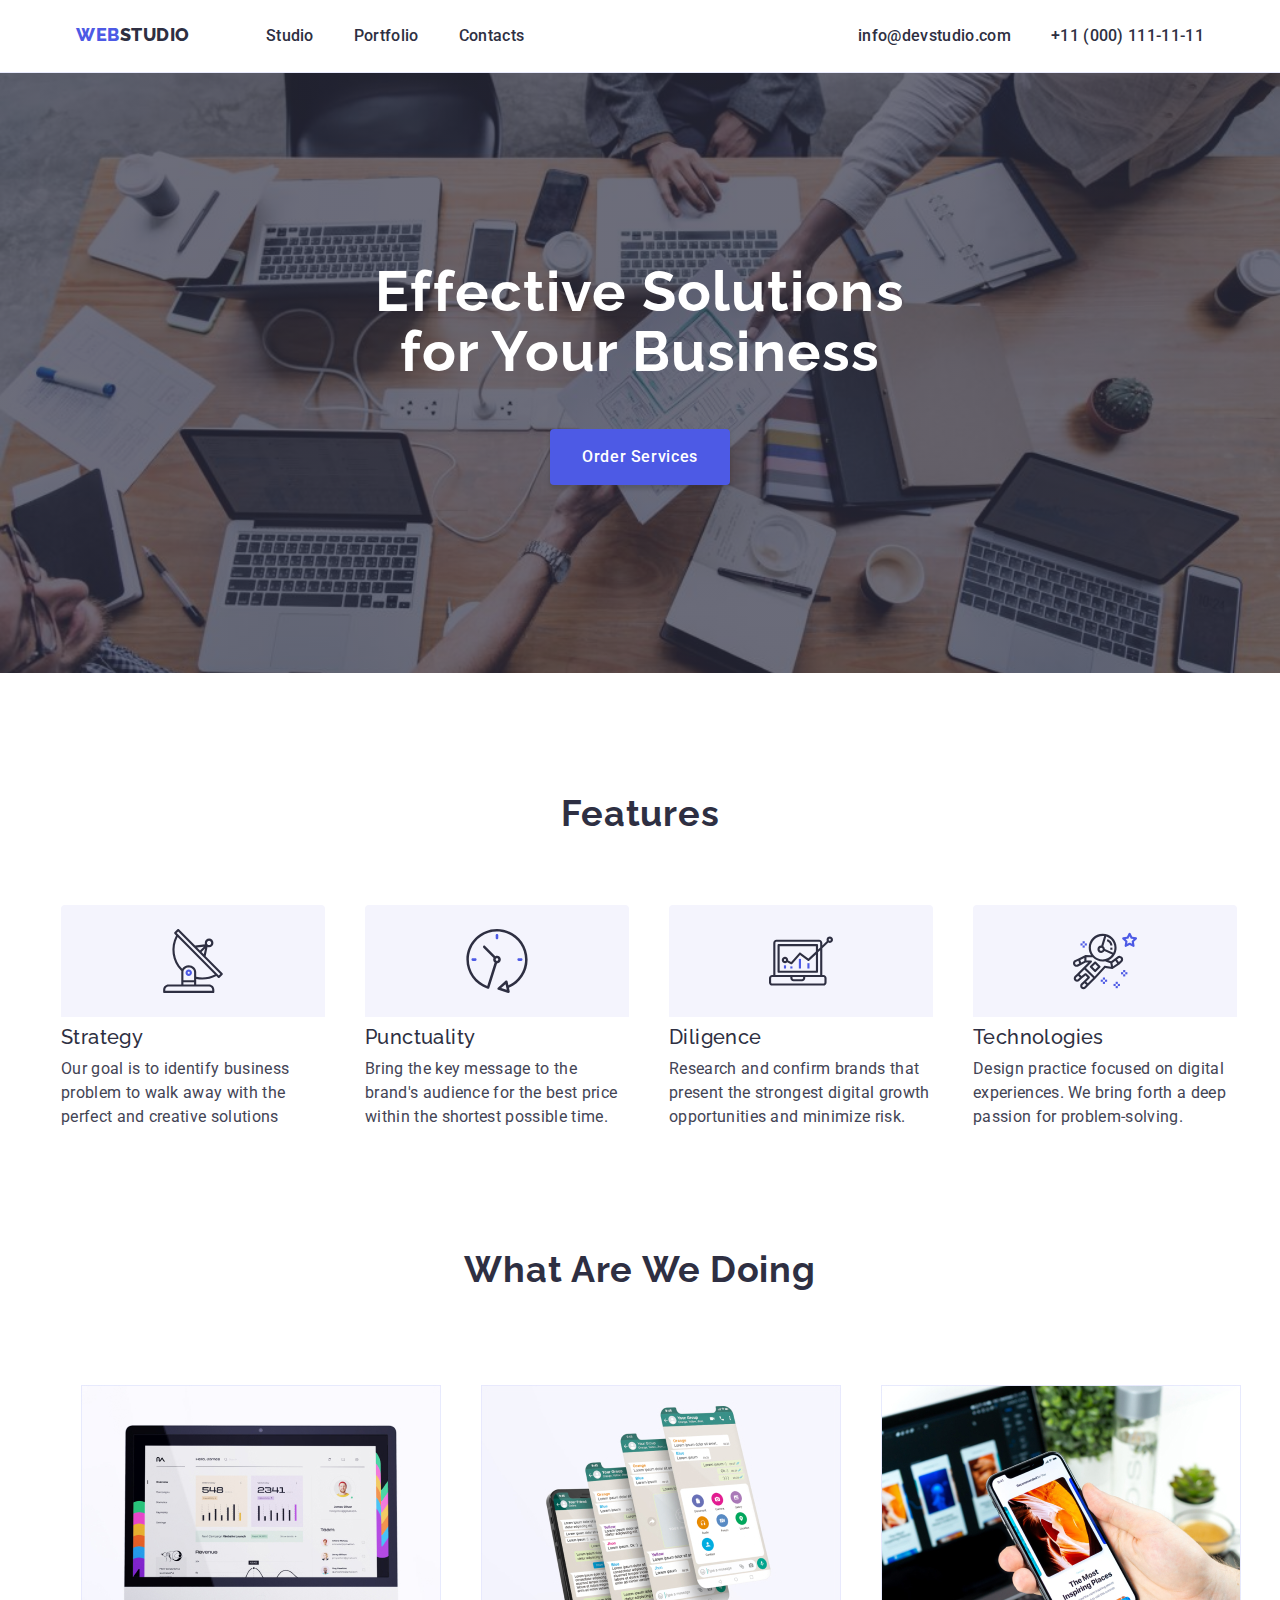
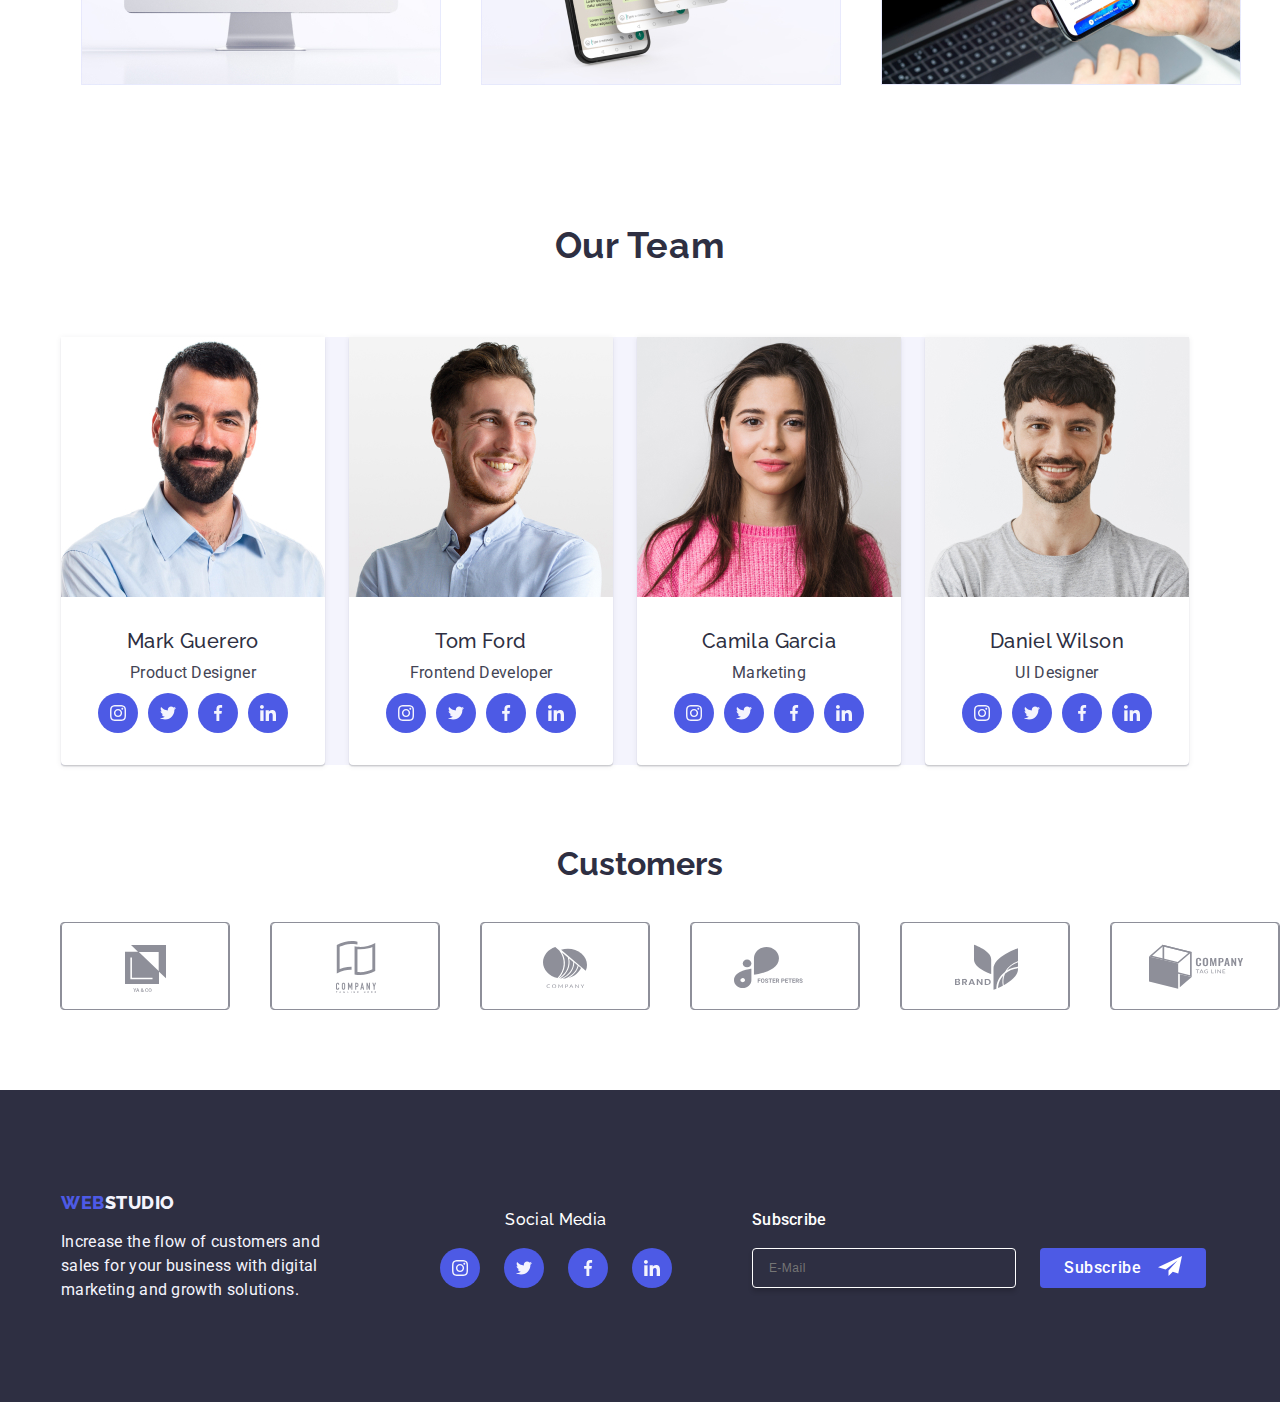
<file: index.html>
<!DOCTYPE html>
<html lang="en">
<head>
  <meta name="viewport" content="width=device-width, initial-scale=1">
  <meta charset="UTF-8">
  <title>HOMEWORK</title>
  <link rel="stylesheet" href="./style.css">
  <link rel="preconnect" href="https://fonts.googleapis.com">
  <link rel="preconnect" href="https://www.w3.org/Graphics/SVG/IG/reosurces/svgprimer.html#SVG_in_HTML">
  <link rel="preconnect" href="https://fonts.gstatic.com" crossorigin="">
  <link href="https://fonts.googleapis.com/css2?family=Raleway:wght@800&amp;family=Roboto:wght@400;500;700;900&amp;display=swap" rel="stylesheet">
  <link rel="stylesheet" href="https://cdnjs.cloudflare.com/ajax/libs/modern-normalize/2.0.0/modern-normalize.min.css" integrity="sha512-4xo8blKMVCiXpTaLzQSLSw3KFOVPWhm/TRtuPVc4WG6kUgjH6J03IBuG7JZPkcWMxJ5huwaBpOpnwYElP/m6wg==" crossorigin="anonymous" referrerpolicy="no-referrer">
</head>
<body data-loom-blur-type-mv3="NONE">
  <header class="header">
    <div class="container main-header-container">
      <nav class="nav-menu">
        <a href="./index.html" class="nav-menu-logo"><span class="iris">web</span>studio</a>
        <ul class="nav-menu-list">
          <li class="nav-menu-item">
            <a class="nav-menu-link" href="./index.html">Studio</a>
          </li>
          <li class="nav-menu-item">
            <a class="nav-menu-link" href="./portfolio.html">Portfolio</a>
          </li>
          <li class="nav-menu-item">
            <a class="nav-menu-link" href="./index.html">Contacts</a>
          </li>
        </ul>
      </nav>
      <address class="address">
        <ul class="contacts">
          <li class="address-list-mail">
            <a class="address-list-link" href="mailto:info@devstudio.com">info@devstudio.com</a>
          </li>
          <li class="address-list-mail">
            <a class="address-list-link" href="tel:110001111111">+11 (000) 111-11-11</a>
          </li>
        </ul>
      </address>
    </div>
  </header>
  <main>
    <section class="section section-hero">
      <div class="container hero-container">
        <h1 class="hero-title">Effective Solutions<br>
        for Your Business</h1><button type="button" data-modal-open="" class="hero-button">order services</button>
      </div>
    </section>
    <section class="section section-features">
      <div class="container section-container">
        <h2 hidden="" class="section-title">Features</h2>
        <ul class="features-list">
          <li class="features-list-item">
            <div class="icon">
              <svg width="64" height="64">
              <use href="./images/icon.svg#antenna"></use></svg>
            </div>
            <h3 class="features-list-title">Strategy</h3>
            <p class="features-item-description">Our goal is to identify business problem to walk away with the perfect and creative solutions</p>
          </li>
          <li class="features-list-item">
            <div class="icon">
              <svg width="64" height="64">
              <use href="./images/icon.svg#clock"></use></svg>
            </div>
            <h3 class="features-list-title">Punctuality</h3>
            <p class="features-item-description">Bring the key message to the brand's audience for the best price within the shortest possible time.</p>
          </li>
          <li class="features-list-item">
            <div class="icon">
              <svg width="64" height="64">
              <use href="./images/icon.svg#diagram"></use></svg>
            </div>
            <h3 class="features-list-title">Diligence</h3>
            <p class="features-item-description">Research and confirm brands that present the strongest digital growth opportunities and minimize risk.</p>
          </li>
          <li class="features-list-item">
            <div class="icon">
              <svg width="64" height="64">
              <use href="./images/icon.svg#astronaut"></use></svg>
            </div>
            <h3 class="features-list-title">Technologies</h3>
            <p class="features-item-description">Design practice focused on digital experiences. We bring forth a deep passion for problem-solving.</p>
          </li>
        </ul>
      </div>
    </section>
    <section class="services">
      <div class="container section-container">
        <h2 class="activty-item">what are we doing</h2>
        <ul class="activity-item-container">
          <li class="activity-item-list"><img src="images/monitor.jpg" alt="monitor" width="360"></li>
          <li class="activity-item-list"><img src="images/mobile.jpg" alt="mobile" width="360"></li>
          <li class="activity-item-list"><img src="images/mobmoni.jpg" alt="mobmoni" width="360"></li>
        </ul>
      </div>
    </section>
    <section class="section section-team">
      <div class="container section-container">
        <h3 class="team-title">our team</h3>
        <ul class="team list">
          <li class="item">
            <img src="./images/mark.jpg" alt="mark" width="264" height="260">
            <h3 class="team-name">Mark Guerero</h3>
            <p class="team-position">Product Designer</p>
            <ul class="social-team list">
              <li class="icon-item">
                <a class="link" href=""><svg class="icons" width="16px" height="16px">
                <use href="./images/icon.svg#instagram"></use></svg></a>
              </li>
              <li class="icon-item">
                <a class="link" href=""><svg class="icons" width="16px" height="16px">
                <use href="./images/icon.svg#twitter"></use></svg></a>
              </li>
              <li class="icon-item">
                <a class="link" href=""><svg class="icons" width="16px" height="16px">
                <use href="./images/icon.svg#facebook"></use></svg></a>
              </li>
              <li class="icon-item">
                <a class="link" href=""><svg class="icons" width="16px" height="16px">
                <use href="./images/icon.svg#linkedin"></use></svg></a>
              </li>
            </ul>
          </li>
          <li class="item">
            <img src="./images/tom.jpg" alt="tom" width="264" height="260">
            <h3 class="team-name">Tom Ford</h3>
            <p class="team-position">Frontend Developer</p>
            <ul class="social-team list">
              <li class="icon-item">
                <a class="link" href=""><svg class="icons" width="16px" height="16px">
                <use href="./images/icon.svg#instagram"></use></svg></a>
              </li>
              <li class="icon-item">
                <a class="link" href=""><svg class="icons" width="16px" height="16px">
                <use href="./images/icon.svg#twitter"></use></svg></a>
              </li>
              <li class="icon-item">
                <a class="link" href=""><svg class="icons" width="16px" height="16px">
                <use href="./images/icon.svg#facebook"></use></svg></a>
              </li>
              <li class="icon-item">
                <a class="link" href=""><svg class="icons" width="16px" height="16px">
                <use href="./images/icon.svg#linkedin"></use></svg></a>
              </li>
            </ul>
          </li>
          <li class="item">
            <img src="./images/camilla.jpg" alt="camilla" width="264" height="260">
            <h3 class="team-name">Camila Garcia</h3>
            <p class="team-position">Marketing</p>
            <ul class="social-team list">
              <li class="icon-item">
                <a class="link" href=""><svg class="icons" width="16px" height="16px">
                <use href="./images/icon.svg#instagram"></use></svg></a>
              </li>
              <li class="icon-item">
                <a class="link" href=""><svg class="icons" width="16px" height="16px">
                <use href="./images/icon.svg#twitter"></use></svg></a>
              </li>
              <li class="icon-item">
                <a class="link" href=""><svg class="icons" width="16px" height="16px">
                <use href="./images/icon.svg#facebook"></use></svg></a>
              </li>
              <li class="icon-item">
                <a class="link" href=""><svg class="icons" width="16px" height="16px">
                <use href="./images/icon.svg#linkedin"></use></svg></a>
              </li>
            </ul>
          </li>
          <li class="item">
            <img src="./images/daniel.jpg" alt="daniel" width="264" height="260">
            <h3 class="team-name">Daniel Wilson</h3>
            <p class="team-position">UI Designer</p>
            <ul class="social-team list">
              <li class="icon-item">
                <a class="link" href=""><svg class="icons" width="16px" height="16px">
                <use href="./images/icon.svg#instagram"></use></svg></a>
              </li>
              <li class="icon-item">
                <a class="link" href=""><svg class="icons" width="16px" height="16px">
                <use href="./images/icon.svg#twitter"></use></svg></a>
              </li>
              <li class="icon-item">
                <a class="link" href=""><svg class="icons" width="16px" height="16px">
                <use href="./images/icon.svg#facebook"></use></svg></a>
              </li>
              <li class="icon-item">
                <a class="link" href=""><svg class="icons" width="16px" height="16px">
                <use href="./images/icon.svg#linkedin"></use></svg></a>
              </li>
            </ul>
          </li>
        </ul>
      </div>
    </section>
    <section class="customers">
      <div class="customers-container">
        <h2>Customers</h2>
        <ul class="customers-lists">
          <li class="customers-list-item">
            <svg width="168" height="88">
            <use href="./images/icon.svg#client1"/></svg>
          </li>
          <li class="customers-list-item">
            <svg width="168" height="88">
            <use href="./images/icon.svg#client2"/></svg>
          </li>
          <li class="customers-list-item">
            <svg width="168" height="88">
            <use href="./images/icon.svg#client3"/></svg>
          </li>
          <li class="customers-list-item">
            <svg width="168" height="88">
            <use href="./images/icon.svg#client4"/></svg>
          </li>
          <li class="customers-list-item">
            <svg width="168" height="88">
            <use href="./images/icon.svg#client5"/></svg>
          </li>
          <li class="customers-list-item">
            <svg width="168" height="88">
            <use href="./images/icon.svg#client6"/></svg>
          </li>
        </ul>
      </div>
    </section>
  </main>
  <footer class="footer">
    <div class="container section-footer">
      <div>
        <a href="./index.html" class="footer-logo"><span class="iris">WEB</span>STUDIO</a>
        <p class="footer-caption">Increase the flow of customers and<br>
        sales for your business with digital<br>
        marketing and growth solutions.</p>
      </div>
      <div class="footer-items">
        <h3 class="footer-icon">social media</h3>
        <ul class="footer-icon">
          <li class="footer-icon-items">
            <a class="footer-icon-list" href=""><svg class="icons" width="16px" height="16px">
            <use href="./images/icon.svg#instagram"></use></svg></a>
          </li>
          <li class="footer-icon-items">
            <a class="footer-icon-list" href=""><svg class="icons" width="16px" height="16px">
            <use href="./images/icon.svg#twitter"></use></svg></a>
          </li>
          <li class="footer-icon-items">
            <a class="footer-icon-list" href=""><svg class="icons" width="16px" height="16px">
            <use href="./images/icon.svg#facebook"></use></svg></a>
          </li>
          <li class="footer-icon-items">
            <a class="footer-icon-list" href=""><svg class="icons" width="16px" height="16px">
            <use href="./images/icon.svg#linkedin"></use></svg></a>
          </li>
        </ul>
      </div>
      <div class="footer-form-container">
        <form class="footer-subscription-form" name="subscribe-form" autocomplete="on" id="subscribe-form">
          <label class="footer-subscription-label"><span class="footer-subscription-text">Subscribe</span> <input class="footer-subscription-input" type="email" name="subscription-email" placeholder="E-Mail"></label> <button class="footer-subscription-button" type="submit"><span>Subscribe</span> <svg class="footer-subscription-icon" width="24" height="24">
          <use href="./images/icon.svg#iconsend"></use></svg></button>
        </form>
      </div>
    </div>
    
  </footer>
  <div class="backdrop is-hidden" data-modal="">
    <div class="modal">
      <button type="button" class="modal-close" data-modal-close=""><svg class="modal-close-icon" width="8" height="8">
      <use href="./images/icon.svg#close"></use></svg></button>
      <p class="modal-header-text">Leave your contacts and we will call you back</p>
      <form class="modal-signup-form" name="signup-form" autocomplete="on" id="signup-form">
        <label class="modal-form-label" for="full-name"><span class="form-label-text">Name</span> <input class="form-label-input" type="text" id="full-name" required=""> <svg class="form-input-icon" width="18" height="18">
        <use href="./images/icon.svg#person"></use></svg></label> <label class="modal-form-label" for="phone-number"><span class="form-label-text">Phone</span> <input class="form-label-input" type="tel" id="phone-number" required=""> <svg class="form-input-icon" width="24" height="24">
        <use href="./images/icon.svg#phone"></use></svg></label> <label class="modal-form-label"><span class="form-label-text">Email</span> <input class="form-label-input" type="email" id="email-address" required=""> <svg class="form-input-icon" width="18" height="24">
        <use href="./images/icon.svg#email"></use></svg></label> <label class="modal-form-textarea"><span class="form-label-text">Comment</span> 
        <textarea name="comment" class="form-label-textarea" placeholder="Text input" rows="6"></textarea></label>
          <label class="modal-form-agreement">
          <input class="modal-form-checkbox visually-hidden" type="checkbox" value="agree" name="agreement" required=""> <svg class="modal-checkbox-icon" width="16" height="16">
        <use href="./images/icon.svg#checkbox"></use></svg> <span class="modal-form-agreement-text">I accept the terms and conditions of the <a href="#" class="form-agreement-link">Privacy Policy</a></span></label> <button class="modal-form-button" type="submit">Send</button>
      </form>
    </div>
  </div>
  <script src="js/modal.js"></script>
</body>
</html>
</file>
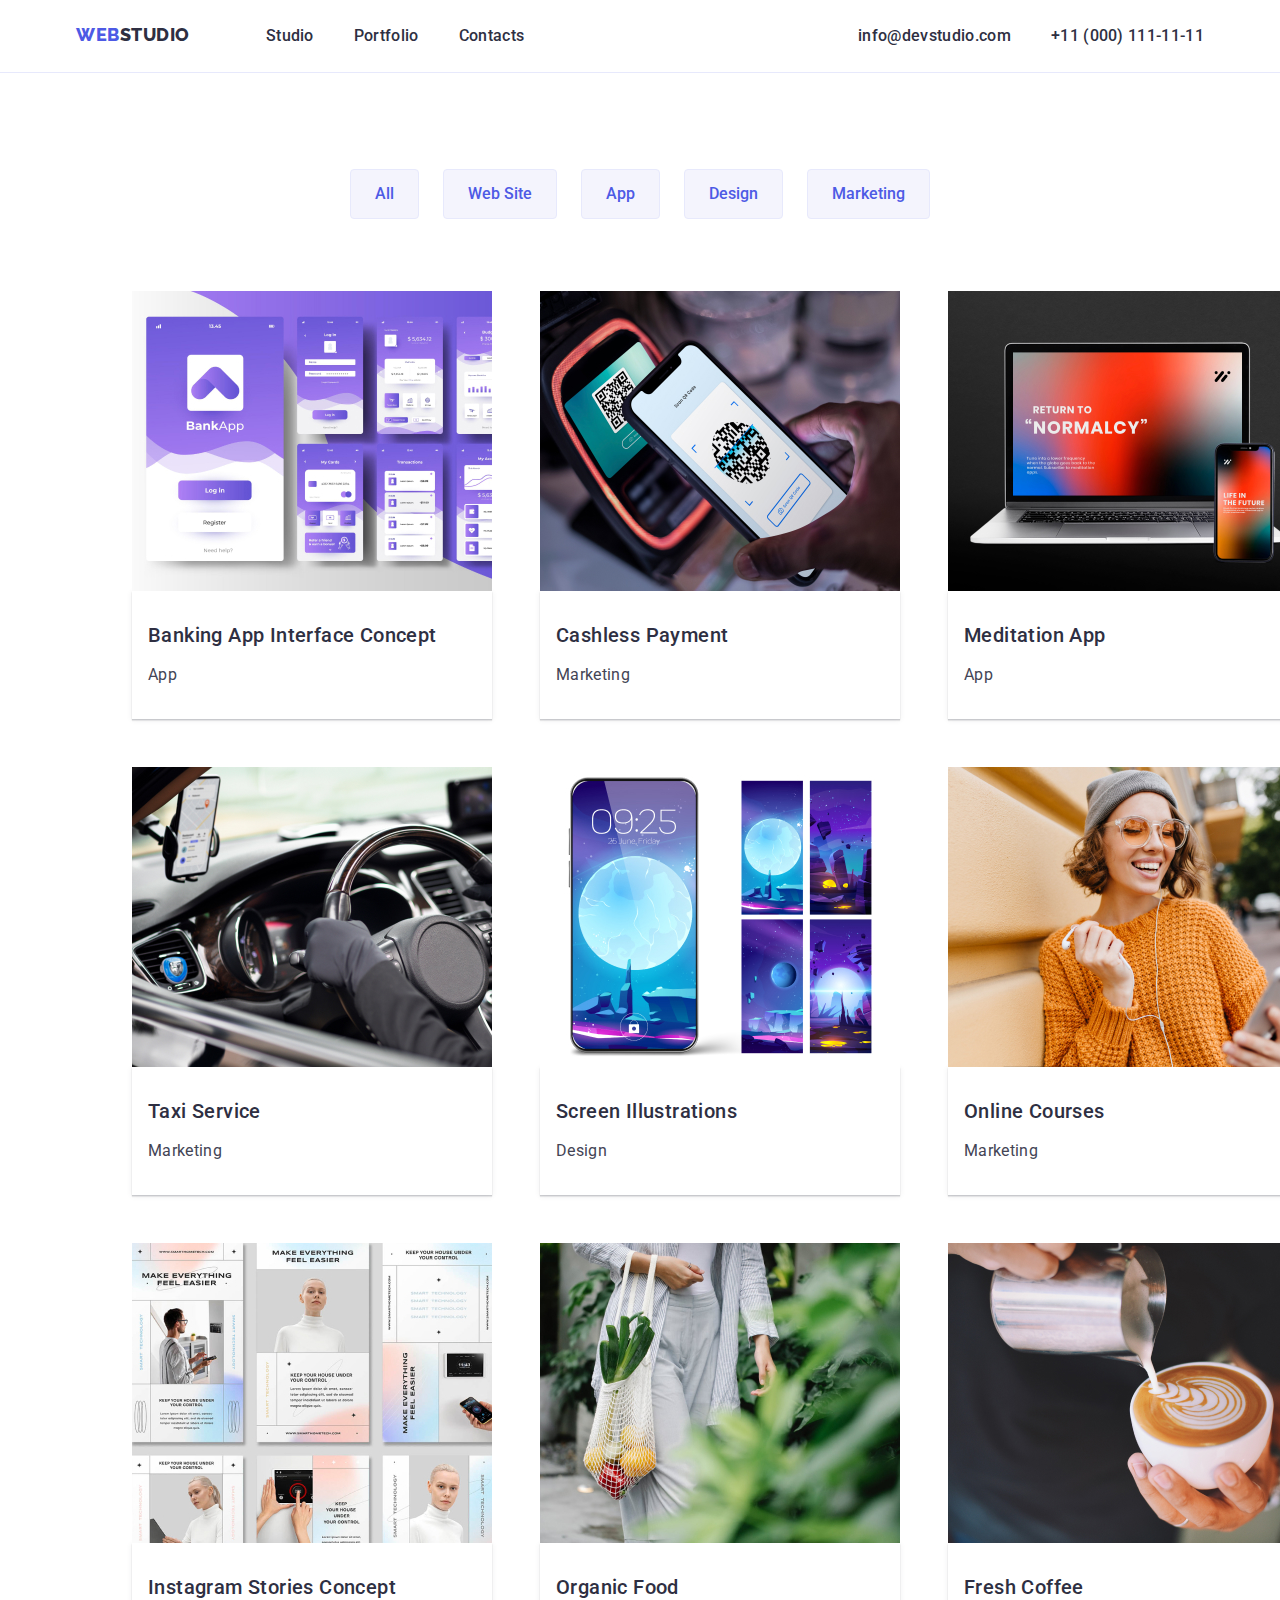
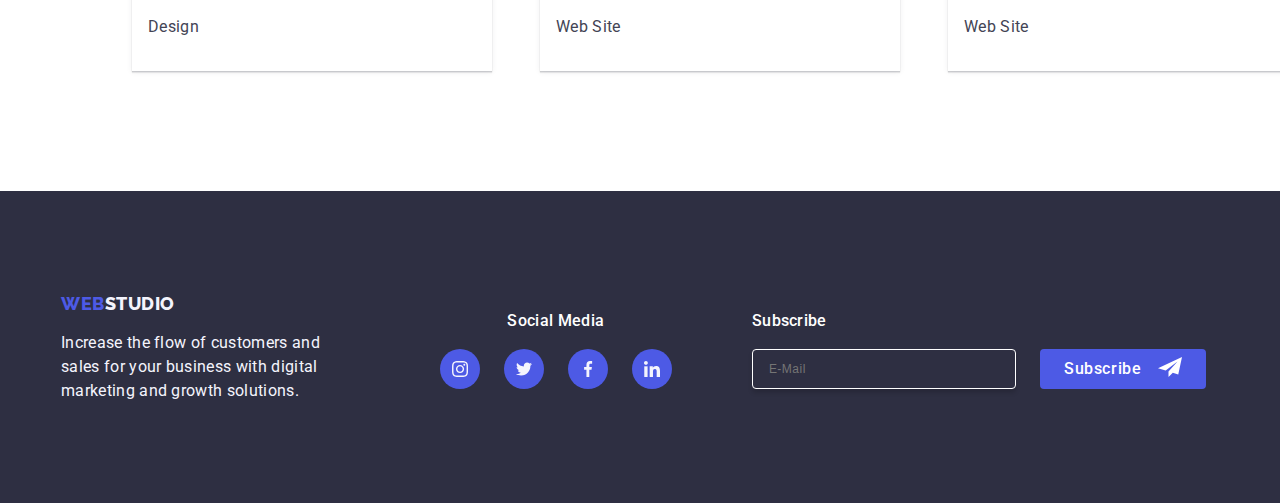
<file: portfolio.html>
<!DOCTYPE html>
<html lang="en">
<head>
  <meta name="viewport" content="width=device-width, initial-scale=1">
  <title>WEBSTUDIO</title>
  <link rel="stylesheet" href="./portfolio.css">
  <link rel="preconnect" href="https://fonts.googleapis.com">
  <link rel="preconnect" href="https://fonts.gstatic.com" crossorigin="">
  <link href="https://fonts.googleapis.com/css2?family=Raleway:wght@800&amp;family=Roboto:wght@400;500;700&amp;display=swap" rel="stylesheet">
  <link rel="stylesheet" href="https://cdnjs.cloudflare.com/ajax/libs/modern-normalize/2.0.0/modern-normalize.min.css" integrity="sha512-4xo8blKMVCiXpTaLzQSLSw3KFOVPWhm/TRtuPVc4WG6kUgjH6J03IBuG7JZPkcWMxJ5huwaBpOpnwYElP/m6wg==" crossorigin="anonymous" referrerpolicy="no-referrer">
</head>
<body data-loom-blur-type-mv3="NONE">
  <header class="header">
    <div class="container main-header-container">
      <nav class="nav-menu">
        <a href="./index.html" class="nav-menu-logo"><span class="iris">web</span>studio</a>
        <ul class="nav-menu-list">
          <li class="nav-menu-item">
            <a class="nav-menu-link" href="./index.html">Studio</a>
          </li>
          <li class="nav-menu-item">
            <a class="nav-menu-link" href="./portfolio.html">Portfolio</a>
          </li>
          <li class="nav-menu-item">
            <a class="nav-menu-link" href="./index.html">Contacts</a>
          </li>
        </ul>
      </nav>
      <address class="address">
        <ul class="contacts">
          <li class="address-list-mail">
            <a class="address-list-link" href="mailto:info@devstudio.com">info@devstudio.com</a>
          </li>
          <li class="address-list-mail">
            <a class="address-list-link" href="tel:110001111111">+11 (000) 111-11-11</a>
          </li>
        </ul>
      </address>
    </div>
  </header>
  <main>
    <section class="section section-hero">
      <div class="container hero-container">
        <h1 hidden="" class="hero-features">Feature</h1>
        <ul class="features-list">
          <li class="features-list-item">
            <div class="features-list-button">
              <button class="features-list-button-type" type="button">all</button> <button class="features-list-button-type" type="button">web site</button> <button class="features-list-button-type" type="button">app</button> <button class="features-list-button-type" type="button">design</button> <button class="features-list-button-type" type="button">marketing</button>
            </div>
          </li>
        </ul>
      </div>
    </section>
    <section class="services">
      <div class="container services-container">
        <h2 hidden="" class="services-title">Features</h2>
        <ul class="project list">
          <li class="project-card">
            <a href="#" class="project-link link">
            <div class="porfolio-cards-figure">
              <img class="project-card-image" src="./images/banking.jpg" alt="Banking Application Interface" width="360" height="300">
              <p class="project-cover-text">14 Stylish and User-Friendly App Design Concepts · Task Manager App · Calorie Tracker App · Exotic Fruit Ecommerce App · Cloud Storage App</p>
            </div>
            <div class="project-card-text">
              <h3 class="project-title">Banking App Interface Concept</h3>
              <p class="project-description">App</p>
            </div></a>
          </li>
          <li class="project-card">
            <a href="#" class="project-link link">
            <div class="porfolio-cards-figure">
              <img class="project-card-image" src="./images/cashless.jpg" alt="Banking Application Interface" width="360" height="300">
              <p class="project-cover-text">14 Stylish and User-Friendly App Design Concepts · Task Manager App · Calorie Tracker App · Exotic Fruit Ecommerce App · Cloud Storage App</p>
            </div>
            <div class="project-card-text">
              <h3 class="project-title">Cashless Payment</h3>
              <p class="project-description">Marketing</p>
            </div></a>
          </li>
          <li class="project-card">
            <a href="#" class="project-link link">
            <div class="porfolio-cards-figure">
              <img class="project-card-image" src="./images/medi.jpg" alt="Banking Application Interface" width="360" height="300">
              <p class="project-cover-text">14 Stylish and User-Friendly App Design Concepts · Task Manager App · Calorie Tracker App · Exotic Fruit Ecommerce App · Cloud Storage App</p>
            </div>
            <div class="project-card-text">
              <h3 class="project-title">Meditation App</h3>
              <p class="project-description">App</p>
            </div></a>
          </li>
          <li class="project-card">
            <a href="#" class="project-link link">
            <div class="porfolio-cards-figure">
              <img class="project-card-image" src="./images/taxi.jpg" alt="Banking Application Interface" width="360" height="300">
              <p class="project-cover-text">14 Stylish and User-Friendly App Design Concepts · Task Manager App · Calorie Tracker App · Exotic Fruit Ecommerce App · Cloud Storage App</p>
            </div>
            <div class="project-card-text">
              <h3 class="project-title">Taxi Service</h3>
              <p class="project-description">Marketing</p>
            </div></a>
          </li>
          <li class="project-card">
            <a href="#" class="project-link link">
            <div class="porfolio-cards-figure">
              <img class="project-card-image" src="./images/screen.jpg" alt="Banking Application Interface" width="360" height="300">
              <p class="project-cover-text">14 Stylish and User-Friendly App Design Concepts · Task Manager App · Calorie Tracker App · Exotic Fruit Ecommerce App · Cloud Storage App</p>
            </div>
            <div class="project-card-text">
              <h3 class="project-title">Screen Illustrations</h3>
              <p class="project-description">Design</p>
            </div></a>
          </li>
          <li class="project-card">
            <a href="#" class="project-link link">
            <div class="porfolio-cards-figure">
              <img class="project-card-image" src="./images/online.jpg" alt="Banking Application Interface" width="360" height="300">
              <p class="project-cover-text">14 Stylish and User-Friendly App Design Concepts · Task Manager App · Calorie Tracker App · Exotic Fruit Ecommerce App · Cloud Storage App</p>
            </div>
            <div class="project-card-text">
              <h3 class="project-title">Online Courses</h3>
              <p class="project-description">Marketing</p>
            </div></a>
          </li>
          <li class="project-card">
            <a href="#" class="project-link link">
            <div class="porfolio-cards-figure">
              <img class="project-card-image" src="./images/insta.jpg" alt="Banking Application Interface" width="360" height="300">
              <p class="project-cover-text">14 Stylish and User-Friendly App Design Concepts · Task Manager App · Calorie Tracker App · Exotic Fruit Ecommerce App · Cloud Storage App</p>
            </div>
            <div class="project-card-text">
              <h3 class="project-title">Instagram Stories Concept</h3>
              <p class="project-description">Design</p>
            </div></a>
          </li>
          <li class="project-card">
            <a href="#" class="project-link link">
            <div class="porfolio-cards-figure">
              <img class="project-card-image" src="./images/organic.jpg" alt="Banking Application Interface" width="360" height="300">
              <p class="project-cover-text">14 Stylish and User-Friendly App Design Concepts · Task Manager App · Calorie Tracker App · Exotic Fruit Ecommerce App · Cloud Storage App</p>
            </div>
            <div class="project-card-text">
              <h3 class="project-title">Organic Food</h3>
              <p class="project-description">Web Site</p>
            </div></a>
          </li>
          <li class="project-card">
            <a href="#" class="project-link link">
            <div class="porfolio-cards-figure">
              <img class="project-card-image" src="./images/freshcoffee.jpg" alt="Banking Application Interface" width="360" height="300">
              <p class="project-cover-text">14 Stylish and User-Friendly App Design Concepts · Task Manager App · Calorie Tracker App · Exotic Fruit Ecommerce App · Cloud Storage App</p>
            </div>
            <div class="project-card-text">
              <h3 class="project-title">Fresh Coffee</h3>
              <p class="project-description">Web Site</p>
            </div></a>
          </li>
        </ul>
      </div>
    </section>
  </main>
  <footer class="footer">
    <div class="container section-footer">
      <div>
        <a href="./index.html" class="footer-logo"><span class="iris">WEB</span>STUDIO</a>
        <p class="footer-caption">Increase the flow of customers and<br>
        sales for your business with digital<br>
        marketing and growth solutions.</p>
      </div>
      <div class="footer-items">
        <h3 class="footer-icon">social media</h3>
        <ul class="footer-icon">
          <li class="footer-icon-items">
            <a class="footer-icon-list" href=""><svg class="icons" width="16px" height="16px">
            <use href="./images/icon.svg#instagram"></use></svg></a>
          </li>
          <li class="footer-icon-items">
            <a class="footer-icon-list" href=""><svg class="icons" width="16px" height="16px">
            <use href="./images/icon.svg#twitter"></use></svg></a>
          </li>
          <li class="footer-icon-items">
            <a class="footer-icon-list" href=""><svg class="icons" width="16px" height="16px">
            <use href="./images/icon.svg#facebook"></use></svg></a>
          </li>
          <li class="footer-icon-items">
            <a class="footer-icon-list" href=""><svg class="icons" width="16px" height="16px">
            <use href="./images/icon.svg#linkedin"></use></svg></a>
          </li>
        </ul>
      </div>
      <div class="footer-form-container">
        <form class="footer-subscription-form" name="subscribe-form" autocomplete="on" id="subscribe-form">
          <label class="footer-subscription-label"><span class="footer-subscription-text">Subscribe</span> <input class="footer-subscription-input" type="email" name="subscription-email" placeholder="E-Mail"></label> <button class="footer-subscription-button" type="submit"><span>Subscribe</span> <svg class="footer-subscription-icon" width="24" height="24">
          <use href="./images/icon.svg#iconsend"></use></svg></button>
        </form>
      </div>
    </div>
    
  </footer>
</body>
</html>
</file>
<file: style.css>
* {
  margin: 0;
  padding: 0;
  box-sizing: border-box;
}
body {
  font-family: 'Roboto', sans-serif;
}
ul { 
  list-style: none;
}

li { 
  list-style: none;
}
a {
  text-decoration: none;  
  color: var(--navyblue);
  font-size: 16px;
  font-weight: 500;
  line-height: 24px; /* 150% */
  letter-spacing: 0.32px;
}
.address {
  font-style: normal;
}
:root {
--iris: #4D5AE5;
--ocean: #404BBF;
--navyblue: #2E2F42;
--green: #31D0AA;
--slate: #434455;
--lightslate: #8E8F99;
--cornflower: #E7E9FC;
--cloud: #F4F4FD;
--navybluemodal: #2E2F42;
--grey: #2E2F42;
--white: #FFFFFF;
--dairy: #FCFCFC;
--transition-duration: 250ms;
--animation-timing-function: cubic-bezier(0, .76, .18, 1);
}

h1,
h2,
h3,
h4,
h5,
h6 {
    margin: 0;
    padding: 0;
    font-family: "Raleway", sans-serif;
}

figure{
  margin: 0;
}

img{
  display: block;
}

p{
  margin: 0;
  padding: 0;
  font-family: "Roboto", sans-serif;
}


.container {
  width: 1158px;
  margin: 0 auto;
} 

main {
  display: block;
  width: 100%;
}


/* LOGO */



.nav-menu-logo {
  color: var(--navyblue);
  font-size: 18px;
  font-weight: 800;
  text-transform: uppercase;
  line-height: 21px;
  letter-spacing: 0.54px;
  font-family: 'Raleway';
}
.nav-menu-list {
  display: flex;
  gap: 40px;
  position: relative;
}
.iris {
  font-family: 'Raleway';
  font-size: 18px;
  font-weight: 800;
  line-height: 21px; 
  letter-spacing: 0.54px;
  text-transform: uppercase;
  color: var(--iris);
  width: 44px;  
}
.nav-menu-list,
.contacts {
  display: flex;
  gap: 40px;
}



.nav-menu-link {
  color: var(--navybluemodal);
  font-size: 16px;
  line-height: 24px;
}

.nav-menu-item {
position: relative;
}


.nav-menu-item:hover .nav-menu-link::after {
width: 100%;


}
.nav-menu-item:hover .nav-menu-link {
color: var(--ocean) 

}

.nav-menu-link::after {
content: '';
height: 4px;
width: 0;
background-color: var(--ocean);
border-radius: 2px;
position: absolute;
left: 0;
bottom: -24px;
}


.nav-menu {
  display: inline-flex;
  gap: 76px;
}




/* HEADER */

.main-header-container {
  display: flex;
  padding: 0 15px;
  justify-content: space-between;
}
.nav-menu {
  display: inline-flex;
  gap: 76px;
}  
.header {
  border-bottom: 1px solid var(--cornflower);
  background-color: var(--white);
  padding: 24px 0;
}




/* HERO */


.hero-title {
  color: var(--white);
  text-align: center;
  font-size: 56px;
  font-style: normal;
  font-weight: 700;
  line-height: 60px; /* 107.143% */
  letter-spacing: 1.12px;
  margin-bottom: 48px;
}
.hero-button {
  text-transform: capitalize;
  padding: 16px 32px;
  align-items: flex-start;
  border-radius: 4px;
  background: var(--iris);
  box-shadow: 0px 4px 4px 0px rgba(0, 0, 0, 0.15);
  color: var(--white);
  font-size: 16px;
  font-weight: 500;
  line-height: 24px; /* 150% */
  letter-spacing: 0.64px;
  display: block;
  margin: 48px auto 0;
  
}

.hero-button {
  transition: all var(--transition-duration) var(--animation-timing-function);


}
button {
  font-family: inherit;
  border: unset;
  outline: none;
  cursor: pointer;
}


.hero-container button:active {
  transform: scale(0.95);
}


.hero-button:hover {
  background-color: var(--ocean);
  display: block;
}
.section-hero {
  padding: 188px 0;
}
.section-hero {
  background: var(--navyblue);
  padding: 188px 0;
  text-align: center;
  background-image: linear-gradient(
      rgba(46, 47, 66, 0.70),
      rgba(46, 47, 66, 0.70)),
      url(images/people-office.jpg);
  background-repeat: no-repeat;
  max-width: 1440px;
  margin: 0 auto;
  background-position: center;
  background-size: cover;
}
  
 
.hero-container {
  background-repeat: no-repeat;
  max-width: 1200px;
   margin: 0 auto;
}





/* ADDRESS */
.address-list-link:hover {
  color: var(--ocean) 
} 

.address-list-mail {
  display: inline-block;
}
.nav-menu-item,
.address-list-mail {
  color: var(--navy-blue);
  font-size: 16px;
  font-style: normal;
  font-weight: 500;
  line-height: 24px; /* 150% */
  letter-spacing: 0.32px;
}




/* FEATURES */

.features-list {
  display: flex;
  gap: 40px;
}
.section-features {
  background: var(--white);
  display: block;
  padding-top: 120px;
}
.features-list { 
  display: inline-flex;
  align-content: center;
  justify-content: center;
}
.features-list-title {
  color: var(--navyblue);
  font-size: 20px;
  font-weight: 500;
  line-height: 24px; /* 120% */
  letter-spacing: 0.4px;
  width: 264px;
  margin-bottom: 8px;
  padding-top: 8px;
}

 .features-item-description {
  color: var(--slate);
  font-size: 16px;
  font-weight: 400;
  line-height: 24px; /* 150% */
  letter-spacing: 0.32px;
  width: 264px;
}

.icon {
  height: 112px;
  width: 100%;
  border-radius: 4px 4px 0px 0px;
  background: var(--cloud);
  display: flex;
  justify-content: center;
  align-items: center;
}


/* TEAM */

.activity-item-container {
  background: var(--white);
  display: flex;
  align-items: center;
 
  
}
.activty-item {
  color: var(--navyblue);
  font-size: 36px;
  font-weight: 700;
  line-height: 40px; /* 111.111% */
  letter-spacing: 0.72px;
  text-transform: capitalize;
  display: flex;
  margin-bottom: 76px;
  justify-content: center;
}
.services {
  padding-top: 120px;
  padding-bottom: 120px;
}
.activity-item-list {
  padding: 20px;
}



.team-title {
  color: var(--navyblue);
  font-size: 36px;
  font-weight: 700;
  line-height: 40px; /* 111.111% */
  letter-spacing: 0.72px;
  text-transform: capitalize;
  margin-bottom: 72px;
  justify-content: center;
  display: flex;
}



/*-----------*/



.team .item {
  display: inline-flex;
  column-gap: 24px;
  background: var(--cloud);
}


.item {
  display: inline-block;
}

.team .item {
  display: inline-block;
  border-radius: 0px 0px 4px 4px;
  background: var(--white);
  box-shadow: 0px 2px 1px 0px rgba(46, 47, 66, 0.08), 0px 1px 1px 0px rgba(46, 47, 66, 0.16), 0px 1px 6px 0px rgba(46, 47, 66, 0.08);
  column-gap: 24px;
  padding-bottom: 32px;
  flex-direction: column;
  justify-content: center;
  align-items: center;
  gap: 32px;
}

.team {
  display: inline-flex;
  column-gap: 24px;
  background: var(--cloud);
}



.team-name {
  color: var(--navyblue);
  text-align: center;
  font-size: 20px;
  font-style: normal;
  font-weight: 500;
  line-height: 24px; /* 120% */
  letter-spacing: 0.4px;
  text-align: center;
  margin-top: 32px;
}


.section-title {
  color: var(--navyblue);
  font-size: 36px;
  font-weight: 700;
  line-height: 40px; /* 111.111% */
  letter-spacing: 0.72px;
  text-transform: capitalize;
  margin-bottom: 72px;

  justify-content: center;
  display: flex;

}

.team-position {
  color: var(--slate);
  text-align: center;
  font-size: 16px;
  font-style: normal;
  font-weight: 400;
  line-height: 24px; /* 150% */
  letter-spacing: 0.32px;
  margin: 8px auto 0;
  padding-bottom: 8px;
}
.social-team {
  display: flex;
  justify-content: center;
}

.social-team .link {
  display: flex;
  justify-content: center;
  align-items: center;
  width: 40px;
  height: 40px;
  background-color: var(--iris);
  fill: var(--white);
  border-radius: 50%;
}

.social-team .icon-item + .icon-item{
  margin-left: 10px;
}
.icons {
  cursor: pointer;
}
.icons:hover {
 animation: shake 2s;
}
  @keyframes shake {
      0% {
        transform: rotate(0deg);
      }
      10% {
        transform: rotate(-10deg);
      }
      20% {
        transform: rotate(10deg);
      }
      30% {
        transform: rotate(-10deg);
      }
      40% {
        transform: rotate(10deg);
      }
      50% {
        transform: rotate(0deg);
      }
      100% {
        transform: rotate(0deg);
      }
}
.social-team .link:hover,
.social-team .link:focus {
  background-color: var(--ocean);
}


.icon-item .link {
  column-gap: 24px;
}


/* SOCIAL ICONS */

 .social-icon-list {
    display: flex;
    flex-shrink: 0;
    background: var(--iris);
    border-radius: 50%;
    width: 40px;
    height: 40px;
    justify-content: center;
    align-items: center;
    fill: var(--white);
    cursor: pointer;
}

.social-icon .social-icon-items + .social-icon-items{
  margin-left: 10px;
}

.social-icon .social-icon-list {
  display: flex;
  justify-content: center;
  align-items: center;
  width: 40px;
  height: 40px;
  background-color: var(--iris);
  fill: var(--white);
  border-radius: 50%;
}

/* CLIENTS */


.customers{
  width: 100%;
}

.customers-container{
  max-width: 1200px;
  margin: 0 auto;
  padding: 80px 20px;
}

.customers-container h2{
  font-size: 32px;
  font-style: normal;
  font-weight: 700;
  text-align: center;
  color: var(--navyblue);
  margin-bottom: 40px;
  
  
}

.customers-lists{
  display: flex;
  justify-content: space-between;
  align-items: center;
  gap: 40px;
}

.customers-list-item{
  width: 100%;
  height: 88px;
  border: 1px solid var(--lightslate);
  border-radius: 4px;
  display: flex;
  justify-content: center;
  align-items: center;
  transition: all var(--transition-duration) var(--animation-timing-function);


  
}

.customers-list-item:hover{
  border-color: var(--iris);


}

.customers-list-item svg{
  fill: var(--lightslate);
  transition: all var(--transition-duration) var(--animation-timing-function);
  
  
}

.customers-list-item:hover svg{
  fill: var(--iris);
  
}





/* FOOTER */
.footer {
  background-color: var(--navyblue);
  color: var(--white);
  padding: 10px;
  height: 312px;
}
  .footer-logo {
    color: var(--cloud);
    font-family: 'Raleway';
    font-size: 18px;
    font-style: normal;
    font-weight: 800;
    line-height: 21px; 
    letter-spacing: 0.54px;
    text-transform: uppercase;
    padding-top: 140px;
  }
  .footer-caption {
    color: var(--cloud);
    font-size: 16px;
    font-style: normal;
    font-weight: 400;
    line-height: 24px; /* 150% */
    letter-spacing: 0.32px;
    margin-top: 17.5px;
  }
  .footer {
    padding: 101.5px 0;
    display: block;
  }

  .footer-icon {
    display: block;
    color: var(--white);
    font-size: 16px;
    font-weight: 500;
    line-height: 24px; /* 150% */
    letter-spacing: 0.32px;
    text-transform: capitalize;
  }
.footer-icon {
    display: flex;
    justify-content: center;
    align-content: center;
    gap: 24px;
    margin-top: 16px;
  }
  .footer-icon-items {
    padding-bottom: 88px;
    height: 1600;
  }
  .footer-icon-list {
    display: flex;
    flex-shrink: 0;
    background: var(--iris);
    border-radius: 50%;
    width: 40px;
    height: 40px;
    justify-content: center;
    align-items: center;
    fill: var(--white);
  }
  



.footer-list-item{
    width: 100%;
    display: flex;
    flex-direction: column;
    gap: 10px;
    
}

.footer-list-item p{
    color: var(--cloud);
    letter-spacing: 0.32px;
    line-height: 24px;
}

.footer-list-item h3{
    
    font-weight: 500;
    letter-spacing: 0.4px;
    color: var(--white);
}

.footer-social-lists{
    display: flex;
    justify-content: flex-start;
    gap: 24px;
}

.footer-social-item{
    width: 40px;
    height: 40px;
    display: flex;
    justify-content: center;
    align-items: center;
    
}


.footer-social-item {
    fill: var(--white);
   
}

.footer-form{
    display: flex;
    gap: 16px;
   
}

.footer-form input{
    height: 40px;
    border-radius: 4px;
    border: 1px solid var(--white);
    padding: 8px 16px;
    color: var(--white);
    background: transparent;
    box-shadow: 0px 4px 4px 0px rgba(0, 0, 0, 0.15);
    transition: all var(--transition-duration) var(--animation-timing-function);
}

.footer-form input::placeholder{
    color: var(--white);
    font-size: 12px;
    letter-spacing: 0.48px;
   
  }

.footer-form button{
    height: 40px;
    border-radius: 4px;
    padding: 8px 24px;
    display: flex;
    justify-content: center;
    align-items: center;
    color: var(--white);
    background: var(--iris);
    box-shadow: 0px 4px 4px 0px rgba(0, 0, 0, 0.15);
    transition: all var(--transition-duration) var(--animation-timing-function);
  }


.iconsend-icon{
  width: 24px;
  height: 24px;
  margin-left: 16px;
}
.footer-form button:hover{
    background: var(--ocean);
}

.footer-form button svg{
    fill: var(--white);
    margin-left: 8px;
}




.section-footer {

  display: flex;
}

.footer-items {

 padding-left: 120px;
}


.footer-icon-list:hover {
  border: var(--ocean); 
  background: var(--green);
 
 }

 /*=================*/
 .footer-subscription-text {
  color: var(--white);
  font-size: 16px;
  font-weight: 500;
  line-height: 24px;
  letter-spacing: 0.32px;
  display: block;
 }

 .footer-subscription-input {
  color: var(--white);
  background-color: transparent;
  font-size: 12px;
  font-weight: 400;
  line-height: 24px;
  letter-spacing: 0.48px;
  width: 264px;
  height: 40px;
  padding: 8px 16px;
  outline: none;
  border-radius: 4px;
  border: 1px solid var(--white);
  box-shadow: 0px 4px 4px 0px rgba(0, 0, 0, 0.15);
  margin-top: 16px;
  transition: border 250ms cubic-bezier(0.4, 0, 0.2, 1);
 }

 .footer-subscription-input:hover, .footer-subscription-input:focus {
  border: 1px solid var(--ocean) 
 } 
 .footer-subscription-button {
  border: none;
  border-radius: 4px;
  background: var(--iris);
  padding: 8px 24px;
  display: flex;
  justify-content: center;
  align-self: flex-end;
  gap: 16px;
  cursor: pointer;
  color: var(--white);
  font-size: 16px;
  font-weight: 500;
  line-height: 24px;
  letter-spacing: 0.64px;
  transition: background-color 250ms cubic-bezier(0.4, 0, 0.2, 1);

 }

.footer-subscription-icon {
  fill: var(--cloud);
}

.footer-subscription-form {
  display: flex;
  gap: 24px;
}

.footer-form-container {
 margin-left: 80px; 
 margin-top: 16px;
}
/*modal*/


.backdrop {
  display: block;
  position: fixed;
  top: 0;
  left: 0;
  width: 100%;
  height: 100%;
  background-color: rgba(46, 47, 66, 0.4);
  opacity: 1;
  transition: opacity 250ms cubic-bezier(0.4, 0, 0.2, 1);

}
.backdrop.is-hidden {
  opacity: 0;
  pointer-events: none;
}

.modal {
  position: absolute;
  top: 50%;
  left: 50%;
  min-width: 408px;
  min-height: 584px;
  background-color: var(--dairy);
  box-shadow: 0px 2px 1px 0px rgba(0, 0, 0, 0.20), 0px 1px 3px 0px rgba(0, 0, 0, 0.12), 0px 1px 1px 0px rgba(0, 0, 0, 0.14);
  border-radius: 4px;
  transform: translate(-50%, -50%) scale(1);
  transition: transform 250ms cubic-bezier(0.4, 0, 0.2, 1);

  padding: 72px 24px 24px;
}

.modal-close {
  width: 24px;
  height: 24px;
  background-color: var(--cornflower);
  border-radius: 50%;
  border: 1px solid rgba(46, 47, 66, 0.4);
  position: absolute;
  top: 24px;
  right: 24px;
  color: var(--navyblue);
  transition: color 250ms cubic-bezier(0.39, 0.575, 0.565, 1),
  background-color 250ms cubic-bezier(0.39, 0.575, 0.565, 1),
  border-color 250ms cubic-bezier(0.075, 0.82, 0.165, 1);
}

.modal-close:hover {
  background-color: var(--ocean);
 border-color: var(--ocean);
 color: var(--cloud);
}

.modal-close-icon {
  width: 8px;
  height: 10px;
  fill: currentColor;

}

.modal-content{
  width: 440px;
  max-height: 100%;
  background: var(--white);
  border-radius: 4px;
  padding: 72px 24px 24px;
  position: relative;
  box-shadow: 0px 4px 4px 0px rgba(0, 0, 0, 0.15);
  transform: none;
  transition: transform var(--transition-duration) var(--animation-timing-function);
}




.modal-icon {
width: 18px;
height: 18px;
}

.close-icon {
width: 24px;
height: 24px;
flex-shrink: 0;

fill: var(--cornflower);
stroke-width: 1px;
stroke: rgba(0, 0, 0, 0.10);

}

.modal-close {
  fill: currentColor;
  transition: fill var(--transition-duration) var(--animation-timing-function), color var(--transition-duration) var(--animation-timing-function);

}

label {
  display: block;
  
}


.modal-form-label, .modal-form-textarea {
  display: block;
  position: relative;
  
} 



.modal-header-text {
  color: var(--navyblue);
  text-align: center;
  font-size: 16px;
  font-weight: 500;
  line-height: 24px;
  letter-spacing: 0.32px;
  margin-bottom: 32px;
  
}

.form-label-input .form-label-textarea {
  color: var(--navyblue);
  font-size: 12px;
  font-weight: 500;
  line-height: 14px;
  letter-spacing: 0.48px;
  display: block;
  width: 100%;
  margin-top: 30px;
  padding: 11px 16px 11px 40px;
  outline: none; 
  border-radius: 4px;
  border: 1px solid var(--navybluemodal, rgba(46, 47, 66, 0.4));
  transition: border 250ms cubic-bezier(0.4, 0, 0.2, 1);
  
}

.form-label-text {
  color: var(--lightslate); 
  font-size: 12px;
  font-weight: 400;
  line-height: 14px;
  letter-spacing: 0.48px;
  position: absolute;
  top: -16px;
  
}

.form-input-icon {
  fill: var(--navyblue);
  position: absolute;
  left: 16px;
  top: 10px;

  transition: fill 250ms cubic-bezier(0.4, 0, 0.2, 1);

}

.form-label-input {
  width: 100%;
  height: 48px;
  padding: 8px 16px 8px 38px;
  margin-bottom: 26px;
  border: 1px solid rgba(46, 47, 66, 0.4);
  border-radius: 4px;
  font-size: 12px;
  font-style: normal;
  font-weight: 400;
  line-height: 14px; 
  letter-spacing: 0.48px;
}

.form-label-input:hover, .form-label-input:focus, .form-label-textarea:hover {
  outline: none;
  border: 1px solid var(--iris)
}


.form-label-input:hover + .form-input-icon, .form-label-input {
   fill: var(--iris);
}

.form-label-textarea {
  resize: none;
  width: 100%;
  padding: 8px 16px;
  color: var(--navybluemodal, rgba(46, 47, 66, 0.40));
  font-size: 12px;
  font-style: normal;
  font-weight: 400;
  line-height: 14px;
  letter-spacing: 0.48px;
  border-radius: 4px;
  border: 1px solid rgba(46, 47, 66, 0.4);
  margin-bottom: 16px;
}

.form-agreement-link {
 
font-size: 12px;
font-weight: 400;
line-height: 16px;
letter-spacing: 0.48px;
text-decoration-line: underline;
}

.modal-checkbox-icon {
  border-radius: 2px;
  border: 1px solid var(--lightslate);
  margin-right: 8px;
  transition: background-color 250ms cubic-bezier(0.4, 0, 0.2, 1),  border-color 250ms cubic-bezier(0.4, 0, 0.2, 1);;
  fill: var(--white);

 
}

.modal-form-checkbox:checked + .modal-checkbox-icon {
  background-color: var(--iris);
  border-color: var(--iris);
  
}

.modal-form-checkbox {
  margin-top: 1px;


}
.visually-hidden {
  position: absolute;
  border: 0;
  padding: 0;
  opacity: 0;

}

.modal-form-agreement-text {
  color: var(--lightslate);
  font-size: 12px;
  font-weight: 400;
  line-height: 14px;
  letter-spacing: 0.48px;
}
.modal-form-agreement {
  display: flex;
  align-items: center;
  justify-content: flex-start;
  margin-bottom: 24px;
  cursor: pointer;
}

.modal-form-button {
  color: var(--white);
  text-align: center;
  font-size: 16px;
  font-weight: 500;
  line-height: 24px;
  letter-spacing: 0.64px;
  border: none;
  border-radius: 4px;
  background: var(--iris);
  box-shadow: 0px 4px 4px 0px rgba(0, 0, 0, 0.15);
  padding: 16px 32px;
  margin: 0 auto;
  cursor: pointer;
  display: block;
  transition: background-color 250ms 
  cubic-bezier(0.4, 0, 0.2, 1);
  min-width: 169px;
}
.modal-form-button:hover {
  background-color: var(--ocean);
}
</file>
<file: portfolio.css>
* {
  margin: 0;
  padding: 0;
  box-sizing: border-box;
}
body {
  font-family: 'Roboto', sans-serif;
}
ul { 
  list-style: none;
}
li { 
  list-style: none;
}
a {
  text-decoration: none;  
  color: var(--navyblue);
  font-size: 16px;
  font-weight: 500;
  line-height: 24px; /* 150% */
  letter-spacing: 0.32px;
}
.address {
  font-style: normal;
}
:root {
--iris: #4D5AE5;
--ocean: #404BBF;
--navyblue: #2E2F42;
--green: #31D0AA;
--slate: #434455;
--lightslate: #8E8F99;
--cornflower: #E7E9FC;
--cloud: #F4F4FD;
--navybluemodal: #2E2F42;
--grey: #2E2F42;
--white: #FFFFFF;
--dairy: #FCFCFC;
--animation-timing-function: cubic-bezier(0, .76, .18, 1);
}
.container {
  width: 1158px;
  margin: 0 auto;
} 
.main-header-container {
  display: flex;
  padding: 0 15px;
  justify-content: space-between;
}
.nav-menu {
  display: inline-flex;
  gap: 76px;
}  
.header {
  border-bottom: 1px solid var(--cornflower);
  background-color: var(--white);
  padding: 24px 0;
}
.nav-menu-logo {
  color: var(--navyblue);
  font-size: 18px;
  font-weight: 800;
  text-transform: uppercase;
  line-height: 21px;
  letter-spacing: 0.54px;
  font-family: 'Raleway';
}
.nav-menu-list {
  display: flex;
  gap: 40px;
  position: relative;
}
.iris {
  font-family: 'Raleway';
  font-size: 18px;
  font-weight: 800;
  line-height: 21px; 
  letter-spacing: 0.54px;
  text-transform: uppercase;
  color: var(--iris);
  width: 44px;  
}
.nav-menu-list,
.contacts {
  display: flex;
  gap: 40px;
}
.nav-menu-link:hover,
.address-list-link:hover {
  color: var(--ocean); 

} 
.nav-menu-link {
  color: var(--navybluemodal);
  font-size: 16px;
  line-height: 24px;
}
.nav-menu {
  display: inline-flex;
  gap: 76px;
}

.address-list-mail {
  display: inline-block;
}
.nav-menu-item,
.address-list-mail {
  color: var(--navy-blue);
  font-size: 16px;
  font-style: normal;
  font-weight: 500;
  line-height: 24px; /* 150% */
  letter-spacing: 0.32px;
}
.features-list-button {
  display: flex;
 padding-top: 96px;
  justify-content: center;
  column-gap: 24px;
 ;
}
.features-list-button-type {
  text-transform: capitalize; 
  border-radius: 4px;
  background-color: var(--cloud);
  color: var(--iris);
  font-size: 16px;
  font-style: normal;
  font-weight: 500;
  line-height: 24px;
  padding: 12px 24px;
  border: 1px solid var(--cornflower);
  font-family: inherit;
  transition: border 250ms cubic-bezier(0.4, 0, 0.2, 1);
 }
button {
  font-family: inherit;
  border: unset;
  outline: none;
  cursor: pointer;
 }
.features-list-button-type:hover {
  color: var(--white);
  border-color: var(--ocean);
  background: var(--ocean);
  box-shadow: 0px 2px 2px 0px rgba(0, 0, 0, 0.12), 0px 2px 1px 0px rgba(0, 0, 0, 0.08), 0px 3px 1px 0px rgba(0, 0, 0, 0.10);
  transition: border 250ms cubic-bezier(0.4, 0, 0.2, 1);
}




.services-container:hover {
  border: 1px solid var(--cloud);
  background: var(--white);
  border: unset;
  outline: none;
  cursor: pointer;
 transition: border 250ms cubic-bezier(0.4, 0, 0.2, 1);
} 


.services-container {
  background: var(--white);
  width: 1440px;
  display: flex;
}
.project {
  display: flex;
  flex-wrap: wrap;
  column-gap: 24px;
  gap: 48px;
  justify-content: center;
}
.services {
  padding-top: 172px;
  padding-bottom: 1120px;
}


/*================*/

.project-card-text {
  padding: 32px 16px;
  background: var(--white);
  box-shadow: 0px 2px 1px 0px rgba(46, 47, 66, 0.08), 0px 1px 1px 0px rgba(46, 47, 66, 0.16), 0px 1px 6px 0px rgba(46, 47, 66, 0.08);
}

.project-link {
  transition: box-shadow 250ms cubic-bezier(0.4, 0, 0.2, 1);
}

.project-link :hover,
.project-link:focus {
  box-shadow: 0px 2px 1px 0px rgba(46, 47, 66, 0.08)
    0px 1px 1px 0px rgba(46, 47, 66, 0.16)
    0px 1px 6px 0px rgba(46, 47, 66, 0.18);
    transition: border 250ms cubic-bezier(0.4, 0, 0.2, 1);
}


.porfolio-cards-figure {
  position: relative;
  overflow: hidden;
  height: 300px;
  
} 

.project-cover-text {
  position: absolute;
  top: 0;
  height: 100%;
  width: 100%;
  padding: 40px 32px;
  background-color: var(--iris);
  color: var(--cloud);
  font-size: 16px;
  font-weight: 400;
  line-height: 24px;
  letter-spacing: 0.32px;
  transform: translateY(100%);
  transition: transform 250ms cubic-bezier(0.4, 0, 0.2, 1);
  

}

.project-link:hover .project-cover-text {
  transform: translateY(0);
   transition: border 250ms cubic-bezier(0.4, 0, 0.2, 1);
  
}

.project-title {
  color: var(--navyblue);
  font-size: 20px;
  font-weight: 500;
  line-height: 24px; /* 120% */
  letter-spacing: 0.4px;
  

}
.project-description {
  margin-top: 16px;
  color: var(--slate);
  font-size: 16px;
  font-weight: 400;
  line-height: 24px; /* 150% */
  letter-spacing: 0.32px;
  
}

.project-card {
 display: inline-block;
 box-shadow: 0px 2px 1px 0px rgba(46, 47, 66, 0.08)
    0px 1px 1px 0px rgba(46, 47, 66, 0.16)
    0px 1px 6px 0px rgba(46, 47, 66, 0.18)
}
.services {
 padding-top: 72px;
 padding-bottom: 120px;
 
}


/*================*/








/*================*/





/* FOOTER */
.footer {
  background-color: var(--navyblue);
  color: var(--white);
  padding: 10px;
  height: 312px;
}
  .footer-logo {
    color: var(--cloud);
    font-family: 'Raleway';
    font-size: 18px;
    font-style: normal;
    font-weight: 800;
    line-height: 21px; 
    letter-spacing: 0.54px;
    text-transform: uppercase;
    padding-top: 140px;
  }
  .footer-caption {
    color: var(--cloud);
    font-size: 16px;
    font-style: normal;
    font-weight: 400;
    line-height: 24px; /* 150% */
    letter-spacing: 0.32px;
    margin-top: 17.5px;
  }
  .footer {
    padding: 101.5px 0;
    display: block;
  }

  .footer-icon {
    display: block;
    color: var(--white);
    font-size: 16px;
    font-weight: 500;
    line-height: 24px; /* 150% */
    letter-spacing: 0.32px;
    text-transform: capitalize;
  }
.footer-icon {
    display: flex;
    justify-content: center;
    align-content: center;
    gap: 24px;
    margin-top: 16px;
  }
  .footer-icon-items {
    padding-bottom: 88px;
    height: 1600;
  }
  .footer-icon-list {
    display: flex;
    flex-shrink: 0;
    background: var(--iris);
    border-radius: 50%;
    width: 40px;
    height: 40px;
    justify-content: center;
    align-items: center;
    fill: var(--white);
  }
  



.footer-list-item{
    width: 100%;
    display: flex;
    flex-direction: column;
    gap: 10px;
    
}

.footer-list-item p{
    color: var(--cloud);
    letter-spacing: 0.32px;
    line-height: 24px;
}

.footer-list-item h3{
    
    font-weight: 500;
    letter-spacing: 0.4px;
    color: var(--white);
}

.footer-social-lists{
    display: flex;
    justify-content: flex-start;
    gap: 24px;
}

.footer-social-item{
    width: 40px;
    height: 40px;
    display: flex;
    justify-content: center;
    align-items: center;
    
}


.footer-social-item {
    fill: var(--white);
   
}

.footer-form{
    display: flex;
    gap: 16px;
   
}

.footer-form input{
    height: 40px;
    border-radius: 4px;
    border: 1px solid var(--white);
    padding: 8px 16px;
    color: var(--white);
    background: transparent;
    box-shadow: 0px 4px 4px 0px rgba(0, 0, 0, 0.15);
    transition: all var(--transition-duration) var(--animation-timing-function);
}

.footer-form input::placeholder{
    color: var(--white);
    font-size: 12px;
    letter-spacing: 0.48px;
   
  }

.footer-form button{
    height: 40px;
    border-radius: 4px;
    padding: 8px 24px;
    display: flex;
    justify-content: center;
    align-items: center;
    color: var(--white);
    background: var(--iris);
    box-shadow: 0px 4px 4px 0px rgba(0, 0, 0, 0.15);
    transition: all var(--transition-duration) var(--animation-timing-function);
  }


.iconsend-icon{
width: 24px;
height: 24px;
margin-left: 16px;



}
.footer-form button:hover{
    background: var(--ocean);
}

.footer-form button svg{
    fill: var(--white);
    margin-left: 8px;
}




.section-footer {

  display: flex;
}

.footer-items {

 padding-left: 120px;
}


.footer-icon-list:hover {
  border: var(--ocean); 
  background: var(--green);
 
 }


  .footer-logo {
    color: var(--cloud);
    font-family: 'Raleway';
    font-size: 18px;
    font-style: normal;
    font-weight: 800;
    line-height: 21px; /* 116.667% */
    letter-spacing: 0.54px;
    text-transform: uppercase;
    padding-top: 140px;
  }
  .footer-caption {
    color: var(--cloud);
    font-size: 16px;
    font-style: normal;
    font-weight: 400;
    line-height: 24px; /* 150% */
    letter-spacing: 0.32px;
    margin-top: 17.5px;
  }
  .footer {
    padding: 101.5px 0;
    display: block;
  }

  .footer-icon {
    display: block;
    color: var(--white);
    font-size: 16px;
    font-weight: 500;
    line-height: 24px; /* 150% */
    letter-spacing: 0.32px;
    text-transform: capitalize;
  }
.footer-icon {
    display: flex;
    justify-content: center;
    align-content: center;
    gap: 24px;
    margin-top: 16px;
  }
  .footer-icon-items {
    padding-bottom: 88px;
    height: 1600;
  }
  .footer-icon-list {
    display: flex;
    flex-shrink: 0;
    background: var(--iris);
    border-radius: 50%;
    width: 40px;
    height: 40px;
    justify-content: center;
    align-items: center;
    fill: var(--white);
  }
  
.section-footer {
  display: flex;
}

.footer-items {
 padding-left: 120px;
}

.footer-subscription-text {
  color: var(--white);
  font-size: 16px;
  font-weight: 500;
  line-height: 24px;
  letter-spacing: 0.32px;
  display: block;
 }

 .footer-subscription-input {
  color: var(--white);
  background-color: transparent;
  font-size: 12px;
  font-weight: 400;
  line-height: 24px;
  letter-spacing: 0.48px;
  width: 264px;
  height: 40px;
  padding: 8px 16px;
  outline: none;
  border-radius: 4px;
  border: 1px solid var(--white);
  box-shadow: 0px 4px 4px 0px rgba(0, 0, 0, 0.15);
  margin-top: 16px;
  transition: border 250ms cubic-bezier(0.4, 0, 0.2, 1);
 }

 .footer-subscription-input:hover, .footer-subscription-input:focus {
  border: 1px solid var(--ocean) 
 } 
.footer-subscription-button {
  border: none;
  border-radius: 4px;
  background: var(--iris);
  padding: 8px 24px;
  display: flex;
  justify-content: center;
  align-self: flex-end;
  gap: 16px;
  cursor: pointer;
  color: var(--white);
  font-size: 16px;
  font-weight: 500;
  line-height: 24px;
  letter-spacing: 0.64px;
  transition: background-color 250ms cubic-bezier(0.4, 0, 0.2, 1);

 }

.footer-form-container {
  margin-left: 80px; 
  margin-top: 16px;
  

.footer-icon-list:hover {
  border: var(--ocean); 
  background: var(--green);
 
 }
 .footer-subscription-icon {
  fill: var(--cloud);
}

.footer-subscription-form {
  display: flex;
  gap: 24px;
}




/*-----------*/
.link {
  cursor: pointer;

}

.link:hover {
  animation: shake 3s;
}

@keyframes shake {
  0% {
    transform: rotate(0deg);
  }
  
  10% {
    transform: rotate(-10deg);
  }
  
  20% {
    transform: rotate(10deg);
  }
  
  30% {
    transform: rotate(-10deg);
  }
  
  40% {
    transform: rotate(10deg);
  }
  
  50% {
    transform: rotate(0deg);
  }
  
  100% {
    transform: rotate(0deg);
  }
  
}
/*-----------*/
</file>
